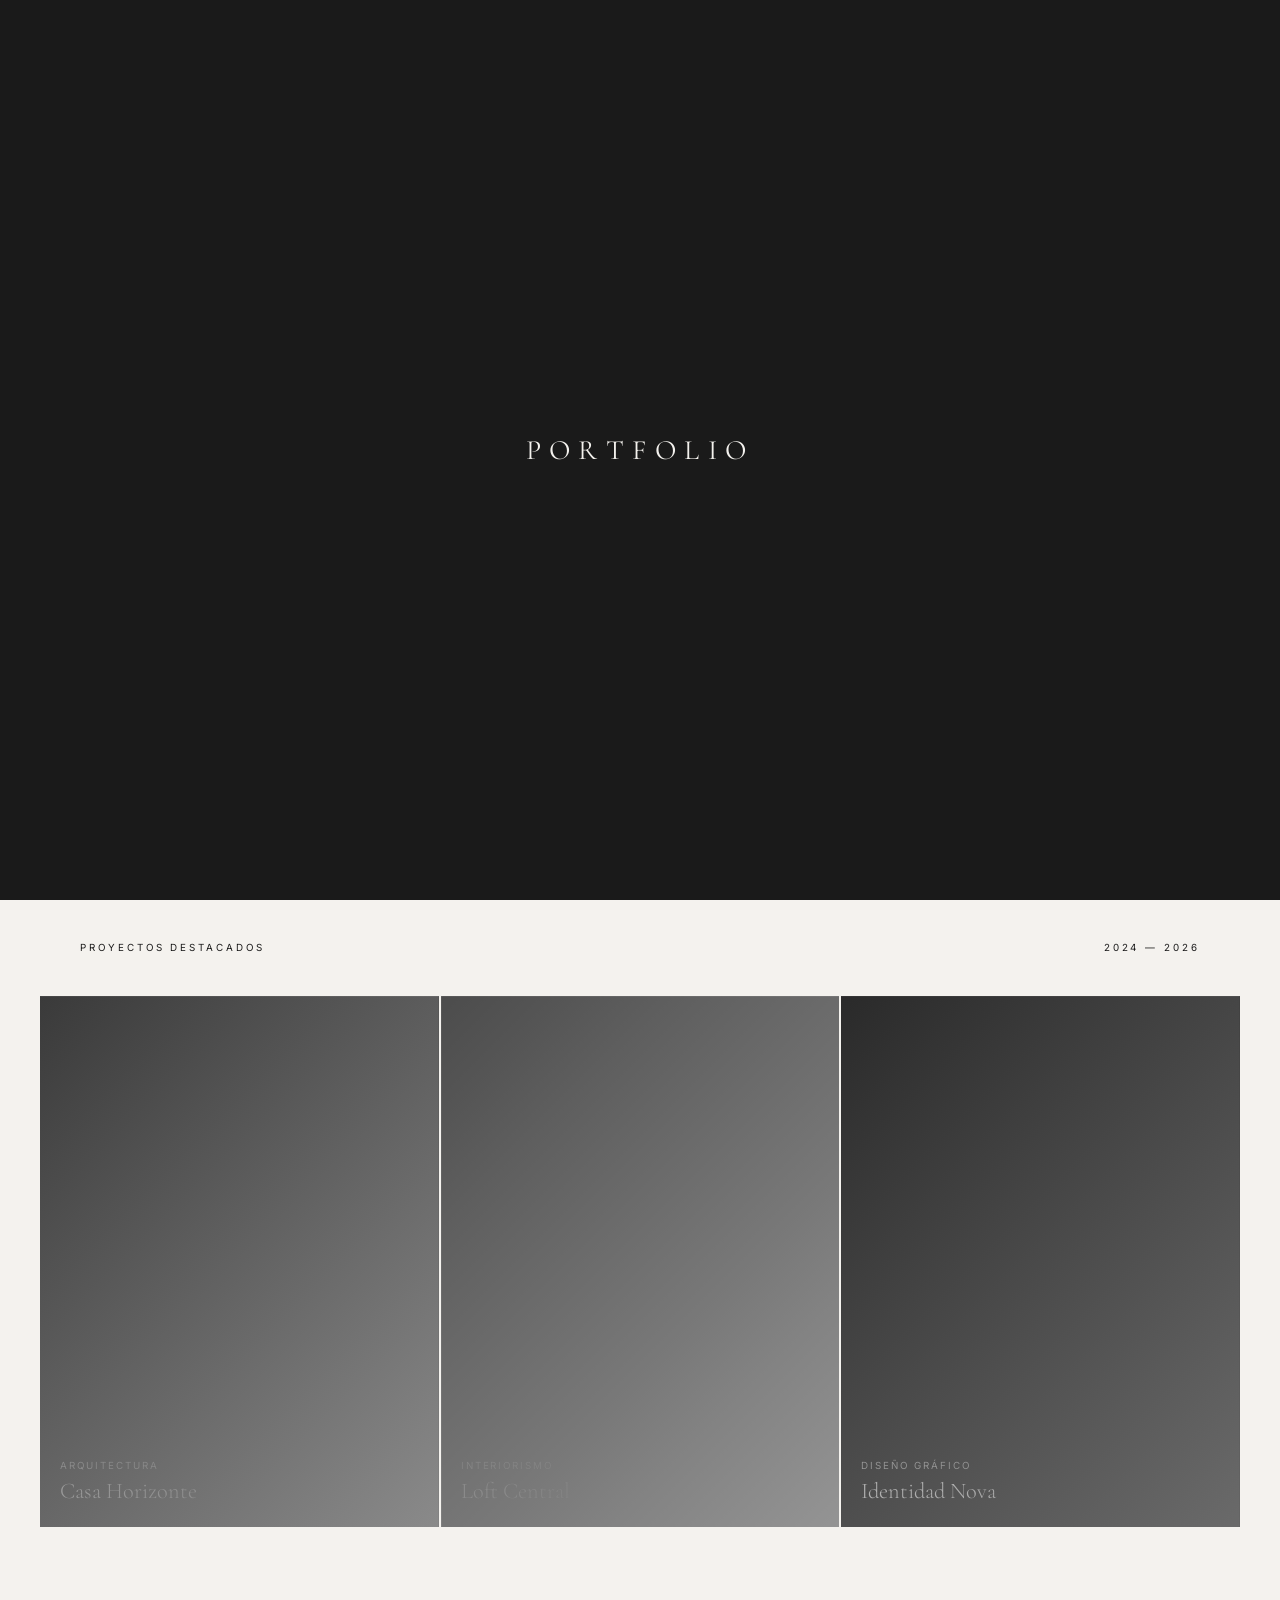
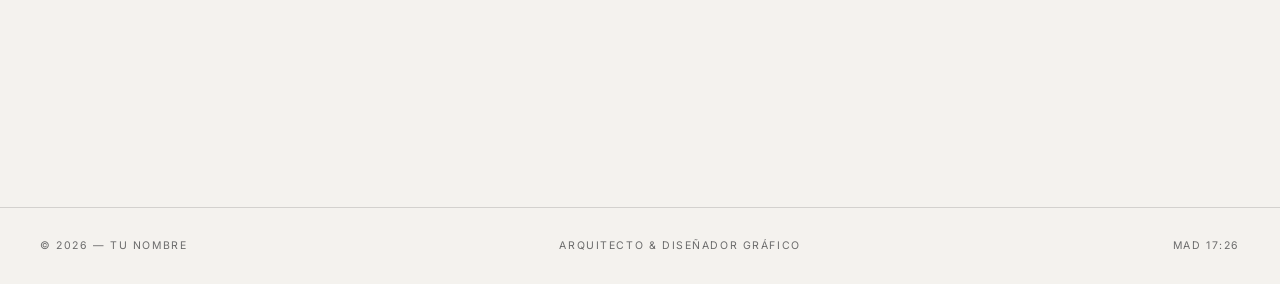
<file: index.html>
<!doctype html>
<html lang="es">
    <head>
        <meta charset="UTF-8" />
        <meta name="viewport" content="width=device-width, initial-scale=1.0" />
        <meta name="description" content="Portfolio de arquitectura, interiorismo y diseño gráfico." />
        <title>Portfolio — Arquitecto &amp; Diseñador Gráfico</title>

        <!-- Estilos: base común + tema activo (theme-init.js escribe el <link> del tema antes de pintar) -->
        <link rel="preconnect" href="https://fonts.googleapis.com" />
        <link rel="preconnect" href="https://fonts.gstatic.com" crossorigin />
        <link rel="stylesheet" href="css/base.css" />
        <script src="js/theme-init.js"></script>
        <noscript><link rel="stylesheet" href="css/themes/editorial.css" /></noscript>

        <!-- Scripts -->
        <script src="js/main.js" defer></script>
    </head>

    <body>
        <!-- LOADER -->
        <div class="loader" id="loader" aria-hidden="true">
            <span><i>P</i><i>O</i><i>R</i><i>T</i><i>F</i><i>O</i><i>L</i><i>I</i><i>O</i></span>
        </div>

        <!-- CURSOR PERSONALIZADO -->
        <div class="cursor" id="cursor" aria-hidden="true"></div>

        <!-- HEADER HOLA -->
        <header>
            <a href="#inicio" class="logo">TU <span>Nombre</span></a>
            <button class="menu-toggle" id="menuToggle" type="button" aria-expanded="false" aria-controls="menuOverlay">
                <span>Menu</span>
                <span class="bars" aria-hidden="true"><span></span><span></span></span>
            </button>
        </header>

        <!-- MENÚ OVERLAY -->
        <nav class="menu-overlay" id="menuOverlay" aria-label="Navegación principal">
            <div class="menu-inner">
                <div class="menu-nav">
                    <ul>
                        <li><a href="#inicio">Inicio <span class="num">01</span></a></li>
                        <li><a href="#proyectos">Proyectos <span class="num">02</span></a></li>
                        <li><a href="#sobre-mi">Sobre mí <span class="num">03</span></a></li>
                        <li><a href="#contacto">Contacto <span class="num">04</span></a></li>
                    </ul>
                </div>

                <div class="menu-info">
                    <div>
                        <h4>Estudio</h4>
                        <p>Calle Ejemplo 123<br />Ciudad, País<br />CP 00000</p>
                        <h4>Horario</h4>
                        <p>Lun — Vie<br />09:00 — 18:00</p>
                    </div>
                    <div>
                        <h4>Sígueme</h4>
                        <div class="socials">
                            <a href="#">Instagram</a>
                            <a href="#">Behance</a>
                            <a href="#">LinkedIn</a>
                            <a href="#">Vimeo</a>
                        </div>
                        <h4>Diseño</h4>
                        <div class="theme-switcher">
                            <button type="button" data-theme-option="editorial">Editorial</button>
                            <button type="button" data-theme-option="brutalista">Brutalista</button>
                        </div>
                    </div>
                </div>
            </div>
        </nav>

        <!-- PREVIEW DE PROYECTO (sigue al cursor) -->
        <div class="project-preview" id="projectPreview" aria-hidden="true"></div>

        <main>
            <!-- =================== PANTALLA: HOME =================== -->
            <section class="screen active" id="screen-inicio">
                <div class="home-hero">
                    <h1>
                        <span class="line"><span>Arquitectura</span></span>
                        <span class="line"><span>&amp; Diseño</span></span>
                        <span class="line"><span>Gráfico.</span></span>
                    </h1>
                    <div class="home-meta">
                        <p>
                            Estudio multidisciplinar enfocado en la creación de espacios y piezas gráficas con identidad
                            propia. Desde 2015 explorando la intersección entre lo construido y lo comunicado.
                        </p>
                        <div class="scroll-hint">Descubrir</div>
                    </div>
                </div>

                <div class="featured">
                    <div class="section-label">
                        <span>Proyectos destacados</span>
                        <span>2024 — 2026</span>
                    </div>
                    <div class="featured-grid">
                        <a class="feat-item" href="#proyecto-casa-horizonte">
                            <div class="img grad-1"></div>
                            <div class="caption">
                                <small>Arquitectura</small>
                                <h3>Casa Horizonte</h3>
                            </div>
                        </a>
                        <a class="feat-item" href="#proyecto-loft-central">
                            <div class="img grad-2"></div>
                            <div class="caption">
                                <small>Interiorismo</small>
                                <h3>Loft Central</h3>
                            </div>
                        </a>
                        <a class="feat-item" href="#proyecto-identidad-nova">
                            <div class="img grad-3"></div>
                            <div class="caption">
                                <small>Diseño Gráfico</small>
                                <h3>Identidad Nova</h3>
                            </div>
                        </a>
                    </div>
                </div>
            </section>

            <!-- =================== PANTALLA: PROYECTOS =================== -->
            <section class="screen" id="screen-proyectos">
                <div class="screen-header">
                    <h2>Proyectos<br /><em class="serif">seleccionados.</em></h2>
                    <div class="count">06 trabajos</div>
                </div>

                <ul class="project-list" id="projectList">
                    <li data-gradient="grad-1">
                        <a href="#proyecto-casa-horizonte">
                            <span class="num">01</span>
                            <h3>Casa Horizonte</h3>
                            <span class="cat">Arquitectura</span>
                            <span class="year">2026</span>
                            <span class="arrow" aria-hidden="true">→</span>
                        </a>
                    </li>
                    <li data-gradient="grad-2">
                        <a href="#proyecto-loft-central">
                            <span class="num">02</span>
                            <h3>Loft Central</h3>
                            <span class="cat">Interiorismo</span>
                            <span class="year">2025</span>
                            <span class="arrow" aria-hidden="true">→</span>
                        </a>
                    </li>
                    <li data-gradient="grad-3">
                        <a href="#proyecto-identidad-nova">
                            <span class="num">03</span>
                            <h3>Identidad Nova</h3>
                            <span class="cat">Diseño Gráfico</span>
                            <span class="year">2025</span>
                            <span class="arrow" aria-hidden="true">→</span>
                        </a>
                    </li>
                    <li data-gradient="grad-4">
                        <a href="#proyecto-pabellon-urbano">
                            <span class="num">04</span>
                            <h3>Pabellón Urbano</h3>
                            <span class="cat">Arquitectura</span>
                            <span class="year">2024</span>
                            <span class="arrow" aria-hidden="true">→</span>
                        </a>
                    </li>
                    <li data-gradient="grad-5">
                        <a href="#proyecto-editorial-margen">
                            <span class="num">05</span>
                            <h3>Editorial Márgen</h3>
                            <span class="cat">Diseño Editorial</span>
                            <span class="year">2024</span>
                            <span class="arrow" aria-hidden="true">→</span>
                        </a>
                    </li>
                    <li data-gradient="grad-6">
                        <a href="#proyecto-refugio-costero">
                            <span class="num">06</span>
                            <h3>Refugio Costero</h3>
                            <span class="cat">Arquitectura</span>
                            <span class="year">2023</span>
                            <span class="arrow" aria-hidden="true">→</span>
                        </a>
                    </li>
                </ul>
            </section>

            <!-- =================== PANTALLA: SOBRE MÍ =================== -->
            <section class="screen" id="screen-sobre-mi">
                <div class="screen-header">
                    <h2>Sobre <em class="serif">mí.</em></h2>
                    <div class="count">CV disponible</div>
                </div>

                <div class="about-grid">
                    <div class="about-portrait"></div>
                    <div class="about-text">
                        <h2>Arquitecto y diseñador gráfico con <em>pasión</em> por los detalles.</h2>
                        <p>
                            <strong>Tu nombre</strong> es un profesional multidisciplinar con más de 10 años de
                            experiencia en arquitectura, diseño de interiores y comunicación visual.
                        </p>
                        <p>
                            Graduado en Arquitectura por [Universidad] y especializado en Diseño Gráfico, mi trabajo
                            explora la relación entre el espacio físico y la identidad visual, buscando siempre la
                            coherencia entre forma, función y narrativa.
                        </p>
                        <p>
                            He colaborado con estudios internacionales y desarrollado proyectos propios que han sido
                            publicados en revistas como [Revista 1], [Revista 2] y [Revista 3].
                        </p>
                        <a href="#" class="btn-download">Descargar CV (PDF) →</a>
                    </div>
                </div>

                <div class="skills">
                    <div>
                        <h4>Arquitectura</h4>
                        <ul>
                            <li>Revit</li>
                            <li>AutoCAD</li>
                            <li>ArchiCAD</li>
                            <li>SketchUp</li>
                        </ul>
                    </div>
                    <div>
                        <h4>Visualización</h4>
                        <ul>
                            <li>V-Ray</li>
                            <li>Lumion</li>
                            <li>Enscape</li>
                            <li>Blender</li>
                        </ul>
                    </div>
                    <div>
                        <h4>Diseño Gráfico</h4>
                        <ul>
                            <li>Photoshop</li>
                            <li>Illustrator</li>
                            <li>InDesign</li>
                            <li>Figma</li>
                        </ul>
                    </div>
                    <div>
                        <h4>Otros</h4>
                        <ul>
                            <li>After Effects</li>
                            <li>Premiere</li>
                            <li>Rhino</li>
                            <li>Grasshopper</li>
                        </ul>
                    </div>
                </div>
            </section>

            <!-- =================== PANTALLA: CONTACTO =================== -->
            <section class="screen" id="screen-contacto">
                <div class="screen-header">
                    <h2>Hablemos<em class="serif">.</em></h2>
                    <div class="count">Disponible para proyectos</div>
                </div>

                <div class="contact-big">
                    <a href="mailto:hola@tunombre.com">hola@tunombre.com</a>
                </div>

                <div class="contact-grid">
                    <div>
                        <h4>Teléfono</h4>
                        <a href="tel:+000000000">+00 000 000 000</a>
                    </div>
                    <div>
                        <h4>Estudio</h4>
                        <p>Calle Ejemplo 123<br />Ciudad, País</p>
                    </div>
                    <div>
                        <h4>Social</h4>
                        <a href="#">Instagram ↗</a>
                        <a href="#">Behance ↗</a>
                        <a href="#">LinkedIn ↗</a>
                    </div>
                </div>
            </section>

            <!-- =================== PROYECTO: CASA HORIZONTE =================== -->
            <article class="screen" id="screen-proyecto-casa-horizonte">
                <a href="#proyectos" class="back-link">← Todos los proyectos</a>

                <div class="screen-header">
                    <h1>Casa <em class="serif">Horizonte.</em></h1>
                    <div class="count">01 / 06</div>
                </div>

                <div class="project-image project-cover grad-1" data-label="Imagen principal"></div>

                <dl class="project-meta">
                    <div>
                        <dt>Categoría</dt>
                        <dd>Arquitectura</dd>
                    </div>
                    <div>
                        <dt>Año</dt>
                        <dd>2026</dd>
                    </div>
                    <div>
                        <dt>Rol</dt>
                        <dd>Proyecto y dirección de obra</dd>
                    </div>
                    <div>
                        <dt>Ubicación</dt>
                        <dd>[Ciudad, País]</dd>
                    </div>
                </dl>

                <div class="project-body">
                    <h2>Sobre el proyecto</h2>
                    <div class="project-text">
                        <p>Vivienda unifamiliar organizada en torno a una idea sencilla: que el horizonte esté presente desde cada estancia. El volumen se abre al paisaje y se cierra al camino, filtrando la luz a lo largo del día.</p>
                        <p>La materialidad es austera —hormigón visto, madera y vidrio— y busca que el paso del tiempo mejore la casa en lugar de desgastarla.</p>
                    </div>
                </div>

                <div class="project-gallery">
                    <div class="project-image wide grad-1" data-label="Imagen 1"></div>
                    <div class="project-image grad-2" data-label="Imagen 2"></div>
                    <div class="project-image grad-3" data-label="Imagen 3"></div>
                </div>

                <nav class="project-nav" aria-label="Más proyectos">
                    <a href="#proyecto-refugio-costero" class="prev">
                        <small>← Anterior</small>
                        <span>Refugio Costero</span>
                    </a>
                    <a href="#proyecto-loft-central" class="next">
                        <small>Siguiente →</small>
                        <span>Loft Central</span>
                    </a>
                </nav>
            </article>

            <!-- =================== PROYECTO: LOFT CENTRAL =================== -->
            <article class="screen" id="screen-proyecto-loft-central">
                <a href="#proyectos" class="back-link">← Todos los proyectos</a>

                <div class="screen-header">
                    <h1>Loft <em class="serif">Central.</em></h1>
                    <div class="count">02 / 06</div>
                </div>

                <div class="project-image project-cover grad-2" data-label="Imagen principal"></div>

                <dl class="project-meta">
                    <div>
                        <dt>Categoría</dt>
                        <dd>Interiorismo</dd>
                    </div>
                    <div>
                        <dt>Año</dt>
                        <dd>2025</dd>
                    </div>
                    <div>
                        <dt>Rol</dt>
                        <dd>Diseño de interior y mobiliario</dd>
                    </div>
                    <div>
                        <dt>Ubicación</dt>
                        <dd>[Ciudad, País]</dd>
                    </div>
                </dl>

                <div class="project-body">
                    <h2>Sobre el proyecto</h2>
                    <div class="project-text">
                        <p>Reforma integral de un loft de doble altura en pleno centro. El encargo pedía un espacio abierto que pudiera funcionar a la vez como vivienda y como estudio.</p>
                        <p>Un único mueble continuo ordena almacenamiento, cocina y escalera, dejando libre el resto de la planta y la luz de las grandes ventanas.</p>
                    </div>
                </div>

                <div class="project-gallery">
                    <div class="project-image wide grad-2" data-label="Imagen 1"></div>
                    <div class="project-image grad-3" data-label="Imagen 2"></div>
                    <div class="project-image grad-4" data-label="Imagen 3"></div>
                </div>

                <nav class="project-nav" aria-label="Más proyectos">
                    <a href="#proyecto-casa-horizonte" class="prev">
                        <small>← Anterior</small>
                        <span>Casa Horizonte</span>
                    </a>
                    <a href="#proyecto-identidad-nova" class="next">
                        <small>Siguiente →</small>
                        <span>Identidad Nova</span>
                    </a>
                </nav>
            </article>

            <!-- =================== PROYECTO: IDENTIDAD NOVA =================== -->
            <article class="screen" id="screen-proyecto-identidad-nova">
                <a href="#proyectos" class="back-link">← Todos los proyectos</a>

                <div class="screen-header">
                    <h1>Identidad <em class="serif">Nova.</em></h1>
                    <div class="count">03 / 06</div>
                </div>

                <div class="project-image project-cover grad-3" data-label="Imagen principal"></div>

                <dl class="project-meta">
                    <div>
                        <dt>Categoría</dt>
                        <dd>Diseño Gráfico</dd>
                    </div>
                    <div>
                        <dt>Año</dt>
                        <dd>2025</dd>
                    </div>
                    <div>
                        <dt>Rol</dt>
                        <dd>Identidad visual</dd>
                    </div>
                    <div>
                        <dt>Cliente</dt>
                        <dd>[Nombre del cliente]</dd>
                    </div>
                </dl>

                <div class="project-body">
                    <h2>Sobre el proyecto</h2>
                    <div class="project-text">
                        <p>Identidad visual completa para Nova, una marca que necesitaba comunicar precisión sin perder cercanía. El sistema parte de un logotipo sencillo y una paleta contenida.</p>
                        <p>Incluye logotipo, tipografía, papelería, guía de uso y una serie de plantillas para que el equipo del cliente mantenga la coherencia por su cuenta.</p>
                    </div>
                </div>

                <div class="project-gallery">
                    <div class="project-image wide grad-3" data-label="Imagen 1"></div>
                    <div class="project-image grad-4" data-label="Imagen 2"></div>
                    <div class="project-image grad-5" data-label="Imagen 3"></div>
                </div>

                <nav class="project-nav" aria-label="Más proyectos">
                    <a href="#proyecto-loft-central" class="prev">
                        <small>← Anterior</small>
                        <span>Loft Central</span>
                    </a>
                    <a href="#proyecto-pabellon-urbano" class="next">
                        <small>Siguiente →</small>
                        <span>Pabellón Urbano</span>
                    </a>
                </nav>
            </article>

            <!-- =================== PROYECTO: PABELLÓN URBANO =================== -->
            <article class="screen" id="screen-proyecto-pabellon-urbano">
                <a href="#proyectos" class="back-link">← Todos los proyectos</a>

                <div class="screen-header">
                    <h1>Pabellón <em class="serif">Urbano.</em></h1>
                    <div class="count">04 / 06</div>
                </div>

                <div class="project-image project-cover grad-4" data-label="Imagen principal"></div>

                <dl class="project-meta">
                    <div>
                        <dt>Categoría</dt>
                        <dd>Arquitectura</dd>
                    </div>
                    <div>
                        <dt>Año</dt>
                        <dd>2024</dd>
                    </div>
                    <div>
                        <dt>Rol</dt>
                        <dd>Proyecto y dirección de obra</dd>
                    </div>
                    <div>
                        <dt>Ubicación</dt>
                        <dd>[Ciudad, País]</dd>
                    </div>
                </dl>

                <div class="project-body">
                    <h2>Sobre el proyecto</h2>
                    <div class="project-text">
                        <p>Pabellón temporal pensado como lugar de encuentro en el espacio público. Una estructura ligera y desmontable que cubre sin cerrar y que invita a quedarse.</p>
                        <p>El diseño prioriza la construcción en seco y la reutilización de componentes, de modo que la pieza pueda montarse de nuevo en otro emplazamiento.</p>
                    </div>
                </div>

                <div class="project-gallery">
                    <div class="project-image wide grad-4" data-label="Imagen 1"></div>
                    <div class="project-image grad-5" data-label="Imagen 2"></div>
                    <div class="project-image grad-6" data-label="Imagen 3"></div>
                </div>

                <nav class="project-nav" aria-label="Más proyectos">
                    <a href="#proyecto-identidad-nova" class="prev">
                        <small>← Anterior</small>
                        <span>Identidad Nova</span>
                    </a>
                    <a href="#proyecto-editorial-margen" class="next">
                        <small>Siguiente →</small>
                        <span>Editorial Márgen</span>
                    </a>
                </nav>
            </article>

            <!-- =================== PROYECTO: EDITORIAL MÁRGEN =================== -->
            <article class="screen" id="screen-proyecto-editorial-margen">
                <a href="#proyectos" class="back-link">← Todos los proyectos</a>

                <div class="screen-header">
                    <h1>Editorial <em class="serif">Márgen.</em></h1>
                    <div class="count">05 / 06</div>
                </div>

                <div class="project-image project-cover grad-5" data-label="Imagen principal"></div>

                <dl class="project-meta">
                    <div>
                        <dt>Categoría</dt>
                        <dd>Diseño Editorial</dd>
                    </div>
                    <div>
                        <dt>Año</dt>
                        <dd>2024</dd>
                    </div>
                    <div>
                        <dt>Rol</dt>
                        <dd>Dirección de arte y maquetación</dd>
                    </div>
                    <div>
                        <dt>Cliente</dt>
                        <dd>[Nombre de la editorial]</dd>
                    </div>
                </dl>

                <div class="project-body">
                    <h2>Sobre el proyecto</h2>
                    <div class="project-text">
                        <p>Diseño editorial de una colección de libros de ensayo. La maqueta trabaja con márgenes amplios y una jerarquía tipográfica clara que facilita la lectura sostenida.</p>
                        <p>Cada volumen comparte la misma retícula y varía en el color y la composición de la cubierta, para que la colección se reconozca de un vistazo.</p>
                    </div>
                </div>

                <div class="project-gallery">
                    <div class="project-image wide grad-5" data-label="Imagen 1"></div>
                    <div class="project-image grad-6" data-label="Imagen 2"></div>
                    <div class="project-image grad-1" data-label="Imagen 3"></div>
                </div>

                <nav class="project-nav" aria-label="Más proyectos">
                    <a href="#proyecto-pabellon-urbano" class="prev">
                        <small>← Anterior</small>
                        <span>Pabellón Urbano</span>
                    </a>
                    <a href="#proyecto-refugio-costero" class="next">
                        <small>Siguiente →</small>
                        <span>Refugio Costero</span>
                    </a>
                </nav>
            </article>

            <!-- =================== PROYECTO: REFUGIO COSTERO =================== -->
            <article class="screen" id="screen-proyecto-refugio-costero">
                <a href="#proyectos" class="back-link">← Todos los proyectos</a>

                <div class="screen-header">
                    <h1>Refugio <em class="serif">Costero.</em></h1>
                    <div class="count">06 / 06</div>
                </div>

                <div class="project-image project-cover grad-6" data-label="Imagen principal"></div>

                <dl class="project-meta">
                    <div>
                        <dt>Categoría</dt>
                        <dd>Arquitectura</dd>
                    </div>
                    <div>
                        <dt>Año</dt>
                        <dd>2023</dd>
                    </div>
                    <div>
                        <dt>Rol</dt>
                        <dd>Proyecto y dirección de obra</dd>
                    </div>
                    <div>
                        <dt>Ubicación</dt>
                        <dd>[Ciudad, País]</dd>
                    </div>
                </dl>

                <div class="project-body">
                    <h2>Sobre el proyecto</h2>
                    <div class="project-text">
                        <p>Pequeña casa de descanso frente al mar, concebida como refugio ante el viento y la sal. Una planta compacta agrupa los espacios de día y de noche en torno a un patio protegido.</p>
                        <p>Los materiales se eligieron por su resistencia al ambiente marino y por cómo envejecen: madera tratada, piedra local y cubierta metálica.</p>
                    </div>
                </div>

                <div class="project-gallery">
                    <div class="project-image wide grad-6" data-label="Imagen 1"></div>
                    <div class="project-image grad-1" data-label="Imagen 2"></div>
                    <div class="project-image grad-2" data-label="Imagen 3"></div>
                </div>

                <nav class="project-nav" aria-label="Más proyectos">
                    <a href="#proyecto-editorial-margen" class="prev">
                        <small>← Anterior</small>
                        <span>Editorial Márgen</span>
                    </a>
                    <a href="#proyecto-casa-horizonte" class="next">
                        <small>Siguiente →</small>
                        <span>Casa Horizonte</span>
                    </a>
                </nav>
            </article>
        </main>

        <!-- FOOTER -->
        <footer>
            <span>© 2026 — Tu Nombre</span>
            <span>Arquitecto &amp; Diseñador Gráfico</span>
            <span id="currentTime"></span>
        </footer>
    </body>
</html>
</file>
<file: css/base.css>
/* ============================================
   PORTFOLIO — BASE COMÚN (estructura y mecánica)
   Colores, fuentes y gradientes viven en css/themes/
   ============================================ */

/* ---------- RESET ---------- */
* {
    margin: 0;
    padding: 0;
    box-sizing: border-box;
}

html,
body {
    background: var(--bg);
    color: var(--fg);
    font-family: var(--font-body);
    font-size: 14px;
    line-height: 1.5;
    overflow-x: hidden;
    -webkit-font-smoothing: antialiased;
}

.serif {
    font-family: var(--font-display);
}
a {
    color: inherit;
    text-decoration: none;
}

/* ---------- LOADER ---------- */
.loader {
    position: fixed;
    inset: 0;
    background: var(--fg);
    z-index: 9999;
    display: flex;
    align-items: center;
    justify-content: center;
    transition: transform 1.2s var(--ease);
}
.loader.done {
    transform: translateY(-100%);
}
.loader span {
    color: var(--bg);
    font-family: var(--font-display);
    font-size: 2rem;
    letter-spacing: 0.3em;
    overflow: hidden;
}
.loader span i {
    display: inline-block;
    font-style: normal;
    transform: translateY(100%);
    animation: riseUp 0.6s var(--ease) forwards;
}
.loader span i:nth-child(1) {
    animation-delay: 0.1s;
}
.loader span i:nth-child(2) {
    animation-delay: 0.15s;
}
.loader span i:nth-child(3) {
    animation-delay: 0.2s;
}
.loader span i:nth-child(4) {
    animation-delay: 0.25s;
}
.loader span i:nth-child(5) {
    animation-delay: 0.3s;
}
.loader span i:nth-child(6) {
    animation-delay: 0.35s;
}
.loader span i:nth-child(7) {
    animation-delay: 0.4s;
}
.loader span i:nth-child(8) {
    animation-delay: 0.45s;
}
.loader span i:nth-child(9) {
    animation-delay: 0.5s;
}
@keyframes riseUp {
    to {
        transform: translateY(0);
    }
}

/* ---------- HEADER ---------- */
header {
    position: fixed;
    top: 0;
    left: 0;
    right: 0;
    padding: 28px 40px;
    display: flex;
    justify-content: space-between;
    align-items: center;
    z-index: 100;
    mix-blend-mode: difference;
    color: #fff;
}
.logo {
    font-family: var(--font-display);
    font-size: 1.4rem;
    letter-spacing: 0.15em;
    text-transform: uppercase;
    cursor: pointer;
}
.logo span {
    font-style: italic;
}

.menu-toggle {
    background: none;
    border: none;
    color: inherit;
    cursor: pointer;
    display: flex;
    align-items: center;
    gap: 12px;
    font-size: 0.75rem;
    letter-spacing: 0.25em;
    text-transform: uppercase;
}
.menu-toggle .bars {
    width: 28px;
    height: 14px;
    position: relative;
}
.menu-toggle .bars span {
    position: absolute;
    left: 0;
    width: 100%;
    height: 1px;
    background: currentColor;
    transition:
        transform 0.5s var(--ease),
        top 0.5s var(--ease);
}
.menu-toggle .bars span:nth-child(1) {
    top: 0;
}
.menu-toggle .bars span:nth-child(2) {
    top: 13px;
}
.menu-toggle.open .bars span:nth-child(1) {
    top: 6px;
    transform: rotate(45deg);
}
.menu-toggle.open .bars span:nth-child(2) {
    top: 6px;
    transform: rotate(-45deg);
}

/* ---------- MENÚ OVERLAY ---------- */
.menu-overlay {
    position: fixed;
    inset: 0;
    background: var(--fg);
    color: var(--bg);
    z-index: 90;
    clip-path: circle(0% at calc(100% - 70px) 50px);
    transition: clip-path 1s var(--ease);
    pointer-events: none;
    display: flex;
}
.menu-overlay.open {
    clip-path: circle(150% at calc(100% - 70px) 50px);
    pointer-events: all;
}
.menu-overlay .menu-inner {
    width: 100%;
    padding: 140px 60px 60px;
    display: grid;
    grid-template-columns: 1.5fr 1fr;
    gap: 60px;
}
.menu-nav ul {
    list-style: none;
}
.menu-nav li {
    overflow: hidden;
    border-top: 1px solid rgba(244, 242, 238, 0.15);
}
.menu-nav li:last-child {
    border-bottom: 1px solid rgba(244, 242, 238, 0.15);
}
.menu-nav a {
    display: block;
    padding: 24px 0;
    font-family: var(--font-display);
    font-size: clamp(2.5rem, 6vw, 5rem);
    font-weight: 300;
    line-height: 1;
    transform: translateY(110%);
    transition: transform 0.8s var(--ease);
    position: relative;
}
.menu-nav a .num {
    font-family: var(--font-body);
    font-size: 0.7rem;
    letter-spacing: 0.2em;
    position: absolute;
    top: 20px;
    right: 0;
    opacity: 0.5;
}
.menu-nav li:nth-child(1) a {
    --i: 0;
}
.menu-nav li:nth-child(2) a {
    --i: 1;
}
.menu-nav li:nth-child(3) a {
    --i: 2;
}
.menu-nav li:nth-child(4) a {
    --i: 3;
}
.menu-overlay.open .menu-nav a {
    transform: translateY(0);
    transition-delay: calc(var(--i) * 0.08s + 0.3s);
}
.menu-nav a:hover {
    padding-left: 20px;
    color: var(--accent);
}

.menu-info {
    display: flex;
    flex-direction: column;
    justify-content: space-between;
    opacity: 0;
    transition: opacity 0.6s ease 0.8s;
}
.menu-overlay.open .menu-info {
    opacity: 1;
}
.menu-info h4 {
    font-size: 0.7rem;
    letter-spacing: 0.25em;
    text-transform: uppercase;
    opacity: 0.5;
    margin-bottom: 12px;
}
.menu-info p {
    font-size: 0.9rem;
    line-height: 1.6;
    margin-bottom: 30px;
}
.menu-info .socials {
    display: flex;
    gap: 20px;
    font-size: 0.8rem;
}
.menu-info .socials a:hover {
    color: var(--accent);
}

/* ---------- PANTALLAS ---------- */
.screen {
    min-height: 100vh;
    padding: 140px 40px 80px;
    display: none;
}
.screen.active {
    display: block;
    animation: pageIn 0.6s ease;
}
@keyframes pageIn {
    from {
        opacity: 0;
    }
    to {
        opacity: 1;
    }
}

/* ---------- HOME ---------- */
.home-hero {
    min-height: calc(100vh - 220px);
    display: flex;
    flex-direction: column;
    justify-content: center;
    position: relative;
}
.home-hero h1 {
    font-family: var(--font-display);
    font-size: clamp(3rem, 10vw, 9rem);
    font-weight: 300;
    line-height: 0.95;
    letter-spacing: -0.02em;
}
.home-hero h1 .line {
    display: block;
    overflow: hidden;
}
.home-hero h1 .line span {
    display: inline-block;
    transform: translateY(110%);
    animation: slideUp 1s var(--ease) forwards;
}
.home-hero h1 .line:nth-child(2) span {
    animation-delay: 0.15s;
}
.home-hero h1 .line:nth-child(3) span {
    animation-delay: 0.3s;
    font-style: italic;
    color: var(--accent);
}
@keyframes slideUp {
    to {
        transform: translateY(0);
    }
}

.home-meta {
    display: flex;
    justify-content: space-between;
    align-items: flex-end;
    margin-top: 80px;
    padding-top: 30px;
    border-top: 1px solid var(--line);
}
.home-meta p {
    max-width: 380px;
    font-size: 0.95rem;
    color: var(--muted);
}
.scroll-hint {
    font-size: 0.7rem;
    letter-spacing: 0.3em;
    text-transform: uppercase;
    display: flex;
    align-items: center;
    gap: 10px;
}
.scroll-hint::after {
    content: "";
    width: 40px;
    height: 1px;
    background: var(--fg);
    animation: pulse 2s ease-in-out infinite;
}
@keyframes pulse {
    0%,
    100% {
        opacity: 0.3;
    }
    50% {
        opacity: 1;
    }
}

/* ---------- PROYECTOS DESTACADOS ---------- */
.featured {
    padding: 120px 0;
    border-top: 1px solid var(--line);
}
.section-label {
    font-size: 0.7rem;
    letter-spacing: 0.3em;
    text-transform: uppercase;
    margin-bottom: 40px;
    padding: 0 40px;
    display: flex;
    justify-content: space-between;
}
.featured-grid {
    display: grid;
    grid-template-columns: repeat(3, 1fr);
    gap: 2px;
}
.feat-item {
    position: relative;
    aspect-ratio: 3/4;
    overflow: hidden;
    cursor: pointer;
    background: #2a2a2a;
}
.feat-item .img {
    position: absolute;
    inset: 0;
    background-size: cover;
    background-position: center;
    transition:
        transform 1.2s var(--ease),
        filter 0.6s ease;
    filter: grayscale(100%);
}
.feat-item:hover .img {
    transform: scale(1.06);
    filter: grayscale(0%);
}
.feat-item .caption {
    position: absolute;
    bottom: 20px;
    left: 20px;
    right: 20px;
    color: #fff;
    z-index: 2;
    mix-blend-mode: difference;
}
.feat-item .caption h3 {
    font-family: var(--font-display);
    font-size: 1.6rem;
    font-weight: 300;
}
.feat-item .caption small {
    font-size: 0.7rem;
    letter-spacing: 0.2em;
    text-transform: uppercase;
    opacity: 0.7;
}

/* ---------- LISTA DE PROYECTOS ---------- */
.screen-header {
    display: flex;
    justify-content: space-between;
    align-items: flex-end;
    margin-bottom: 80px;
    padding-bottom: 30px;
    border-bottom: 1px solid var(--line);
}
.screen-header h1,
.screen-header h2 {
    font-family: var(--font-display);
    font-size: clamp(2.5rem, 6vw, 5rem);
    font-weight: 300;
    line-height: 1;
}
.screen-header h1 em,
.screen-header h2 em {
    font-style: italic;
    color: var(--accent);
}
.screen-header .count {
    font-size: 0.75rem;
    letter-spacing: 0.25em;
    text-transform: uppercase;
    color: var(--muted);
}

.project-list {
    list-style: none;
}
.project-list li {
    border-top: 1px solid var(--line);
}
.project-list li:last-child {
    border-bottom: 1px solid var(--line);
}
.project-list li a {
    padding: 30px 0;
    display: grid;
    grid-template-columns: 60px 2fr 1fr 1fr 40px;
    gap: 30px;
    align-items: center;
    transition: padding 0.4s var(--ease);
    position: relative;
}
.project-list li a:hover,
.project-list li a:focus-visible {
    padding-left: 20px;
}
.project-list li .num {
    font-size: 0.75rem;
    color: var(--muted);
    letter-spacing: 0.15em;
}
.project-list li h3 {
    font-family: var(--font-display);
    font-size: 2rem;
    font-weight: 300;
    transition: color 0.3s ease;
}
.project-list li:hover h3 {
    color: var(--accent);
}
.project-list li .cat,
.project-list li .year {
    font-size: 0.8rem;
    color: var(--muted);
    letter-spacing: 0.15em;
    text-transform: uppercase;
}
.project-list li .arrow {
    font-size: 1.5rem;
    transition: transform 0.4s var(--ease);
}
.project-list li:hover .arrow {
    transform: translateX(10px);
}

.project-preview {
    position: fixed;
    pointer-events: none;
    width: 320px;
    height: 400px;
    background-size: cover;
    background-position: center;
    opacity: 0;
    transition: opacity 0.3s ease;
    z-index: 50;
    mix-blend-mode: multiply;
    border-radius: 2px;
}
.project-preview.visible {
    opacity: 1;
}

/* ---------- SOBRE MÍ ---------- */
.about-grid {
    display: grid;
    grid-template-columns: 1fr 1fr;
    gap: 80px;
    align-items: start;
}
.about-portrait {
    aspect-ratio: 3/4;
    background: linear-gradient(135deg, #2a2a2a, #555);
    position: relative;
    overflow: hidden;
}
.about-portrait::after {
    content: "TU FOTO";
    position: absolute;
    inset: 0;
    display: flex;
    align-items: center;
    justify-content: center;
    color: rgba(255, 255, 255, 0.3);
    letter-spacing: 0.3em;
    font-size: 0.8rem;
}
.about-text h2 {
    font-family: var(--font-display);
    font-size: clamp(2rem, 4vw, 3.5rem);
    font-weight: 300;
    line-height: 1.1;
    margin-bottom: 40px;
}
.about-text h2 em {
    color: var(--accent);
    font-style: italic;
}
.about-text p {
    margin-bottom: 20px;
    color: var(--muted);
    font-size: 1rem;
    line-height: 1.7;
}
.about-text p strong {
    color: var(--fg);
    font-weight: 500;
}

.btn-download {
    display: inline-block;
    margin-top: 30px;
    border-bottom: 1px solid var(--fg);
    padding-bottom: 4px;
}

.skills {
    margin-top: 80px;
    display: grid;
    grid-template-columns: repeat(4, 1fr);
    gap: 40px;
    padding-top: 40px;
    border-top: 1px solid var(--line);
}
.skills h4 {
    font-size: 0.7rem;
    letter-spacing: 0.25em;
    text-transform: uppercase;
    margin-bottom: 16px;
    color: var(--muted);
}
.skills ul {
    list-style: none;
}
.skills li {
    padding: 8px 0;
    font-size: 0.9rem;
    border-bottom: 1px solid var(--line);
}

/* ---------- CONTACTO ---------- */
.contact-big {
    font-family: var(--font-display);
    font-size: clamp(3rem, 9vw, 8rem);
    font-weight: 300;
    line-height: 1;
    margin: 60px 0;
}
.contact-big a {
    border-bottom: 1px solid var(--fg);
    transition:
        color 0.3s ease,
        border-color 0.3s ease;
}
.contact-big a:hover {
    color: var(--accent);
    border-color: var(--accent);
}

.contact-grid {
    display: grid;
    grid-template-columns: repeat(3, 1fr);
    gap: 60px;
    margin-top: 100px;
    padding-top: 40px;
    border-top: 1px solid var(--line);
}
.contact-grid h4 {
    font-size: 0.7rem;
    letter-spacing: 0.25em;
    text-transform: uppercase;
    color: var(--muted);
    margin-bottom: 16px;
}
.contact-grid p,
.contact-grid a {
    font-size: 1rem;
    line-height: 1.8;
    display: block;
}
.contact-grid a:hover {
    color: var(--accent);
}

/* ---------- PÁGINA DE PROYECTO ---------- */
.back-link {
    display: inline-block;
    margin-bottom: 40px;
    font-size: 0.75rem;
    letter-spacing: 0.25em;
    text-transform: uppercase;
    color: var(--muted);
    transition: color 0.3s ease;
}
.back-link:hover {
    color: var(--accent);
}

.project-image {
    position: relative;
    overflow: hidden;
    aspect-ratio: 4/3;
}
.project-image::after {
    content: attr(data-label);
    position: absolute;
    inset: 0;
    display: flex;
    align-items: center;
    justify-content: center;
    color: rgba(255, 255, 255, 0.3);
    letter-spacing: 0.3em;
    font-size: 0.8rem;
    text-transform: uppercase;
}
.project-cover {
    aspect-ratio: 16/9;
}

.project-meta {
    display: grid;
    grid-template-columns: repeat(4, 1fr);
    gap: 40px;
    margin-top: 40px;
    padding: 30px 0;
    border-bottom: 1px solid var(--line);
}
.project-meta dt {
    font-size: 0.7rem;
    letter-spacing: 0.25em;
    text-transform: uppercase;
    color: var(--muted);
    margin-bottom: 12px;
}
.project-meta dd {
    font-size: 1rem;
}

.project-body {
    display: grid;
    grid-template-columns: 1fr 2fr;
    gap: 80px;
    padding: 80px 0;
}
.project-body h2 {
    font-size: 0.7rem;
    font-weight: 400;
    letter-spacing: 0.3em;
    text-transform: uppercase;
}
.project-text p {
    max-width: 60ch;
    margin-bottom: 20px;
    color: var(--muted);
    font-size: 1rem;
    line-height: 1.7;
}
.project-text p:first-child {
    font-family: var(--font-display);
    font-size: clamp(1.4rem, 2.4vw, 2rem);
    font-weight: 300;
    line-height: 1.35;
    color: var(--fg);
}

.project-gallery {
    display: grid;
    grid-template-columns: repeat(2, 1fr);
    gap: 2px;
}
.project-gallery .wide {
    grid-column: span 2;
    aspect-ratio: 16/9;
}

.project-nav {
    display: grid;
    grid-template-columns: 1fr 1fr;
    gap: 40px;
    margin-top: 120px;
    padding-top: 40px;
    border-top: 1px solid var(--line);
}
.project-nav a {
    display: flex;
    flex-direction: column;
    gap: 10px;
    transition: color 0.3s ease;
}
.project-nav a:hover {
    color: var(--accent);
}
.project-nav small {
    font-size: 0.7rem;
    letter-spacing: 0.25em;
    text-transform: uppercase;
    color: var(--muted);
}
.project-nav span {
    font-family: var(--font-display);
    font-size: clamp(1.8rem, 4vw, 3rem);
    font-weight: 300;
    line-height: 1.1;
}
.project-nav .next {
    text-align: right;
}

/* ---------- SELECTOR DE TEMA ---------- */
.theme-switcher {
    display: flex;
    flex-direction: column;
    align-items: flex-start;
    gap: 6px;
}
.theme-switcher button {
    padding: 0;
    border: 0;
    background: none;
    color: inherit;
    font: inherit;
    cursor: pointer;
    opacity: 0.55;
    transition: opacity 0.3s ease;
}
.theme-switcher button:hover,
.theme-switcher button[aria-pressed="true"] {
    opacity: 1;
}
.theme-switcher button[aria-pressed="true"]::before {
    content: "● ";
}

/* ---------- FOOTER ---------- */
footer {
    padding: 30px 40px;
    display: flex;
    justify-content: space-between;
    font-size: 0.75rem;
    letter-spacing: 0.15em;
    text-transform: uppercase;
    color: var(--muted);
    border-top: 1px solid var(--line);
    margin-top: 80px;
}

/* ---------- CURSOR PERSONALIZADO ---------- */
.cursor {
    position: fixed;
    width: 10px;
    height: 10px;
    background: var(--fg);
    border-radius: 50%;
    pointer-events: none;
    z-index: 9998;
    transition:
        transform 0.2s ease,
        width 0.3s ease,
        height 0.3s ease,
        background 0.3s ease;
    mix-blend-mode: difference;
    top: 0;
    left: 0;
}
.cursor.hover {
    width: 50px;
    height: 50px;
    background: var(--accent);
}

/* ---------- GRADIENTES (placeholders de imagen) ---------- */
.grad-1 {
    background-image: var(--grad-1);
}
.grad-2 {
    background-image: var(--grad-2);
}
.grad-3 {
    background-image: var(--grad-3);
}
.grad-4 {
    background-image: var(--grad-4);
}
.grad-5 {
    background-image: var(--grad-5);
}
.grad-6 {
    background-image: var(--grad-6);
}

/* ---------- REVEAL AL HACER SCROLL ---------- */
.reveal {
    opacity: 0;
    transform: translateY(40px);
    transition:
        opacity 0.8s ease,
        transform 0.8s var(--ease);
}
.reveal.is-visible {
    opacity: 1;
    transform: translateY(0);
}

/* ---------- RESPONSIVE ---------- */
@media (max-width: 768px) {
    header {
        padding: 20px;
    }
    .screen {
        padding: 120px 20px 60px;
    }
    .menu-overlay .menu-inner {
        grid-template-columns: 1fr;
        padding: 120px 20px 40px;
    }
    .featured-grid {
        grid-template-columns: 1fr;
    }
    .project-list li a {
        grid-template-columns: 40px 1fr 30px;
    }
    .project-list li .cat,
    .project-list li .year {
        display: none;
    }
    .about-grid {
        grid-template-columns: 1fr;
        gap: 40px;
    }
    .skills {
        grid-template-columns: repeat(2, 1fr);
    }
    .contact-grid {
        grid-template-columns: 1fr;
        gap: 30px;
    }
    .home-meta {
        flex-direction: column;
        gap: 30px;
        align-items: flex-start;
    }
    .cursor {
        display: none;
    }
    .project-meta {
        grid-template-columns: repeat(2, 1fr);
        gap: 30px;
    }
    .project-body {
        grid-template-columns: 1fr;
        gap: 30px;
        padding: 50px 0;
    }
    .project-gallery {
        grid-template-columns: 1fr;
    }
    .project-gallery .wide {
        grid-column: auto;
    }
    .project-nav {
        margin-top: 80px;
        gap: 20px;
    }
}
</file>
<file: css/themes/editorial.css>
/* ============================================
   TEMA: EDITORIAL (el diseño original)
   Serif elegante, fondo hueso y acento terracota.
   ============================================ */
@import url("https://fonts.googleapis.com/css2?family=Cormorant+Garamond:ital,wght@0,300;0,400;1,300&family=Inter:wght@300;400;500&display=swap");

:root {
    --font-display: "Cormorant Garamond", serif;
    --font-body: "Inter", sans-serif;

    --bg: #f4f2ee;
    --fg: #1a1a1a;
    --muted: #6b6b6b;
    --accent: #c9462c;
    --line: rgba(26, 26, 26, 0.15);
    --ease: cubic-bezier(0.77, 0, 0.175, 1);

    /* Gradientes placeholder de proyectos (reemplazar por imágenes) */
    --grad-1: linear-gradient(135deg, #3a3a3a, #8a8a8a);
    --grad-2: linear-gradient(135deg, #5a4a3a, #a89080);
    --grad-3: linear-gradient(135deg, #2a2a2a, #6a6a6a);
    --grad-4: linear-gradient(135deg, #4a5a4a, #8a9a8a);
    --grad-5: linear-gradient(135deg, #6a4a3a, #b89080);
    --grad-6: linear-gradient(135deg, #3a3a4a, #7a7a8a);
}
</file>
